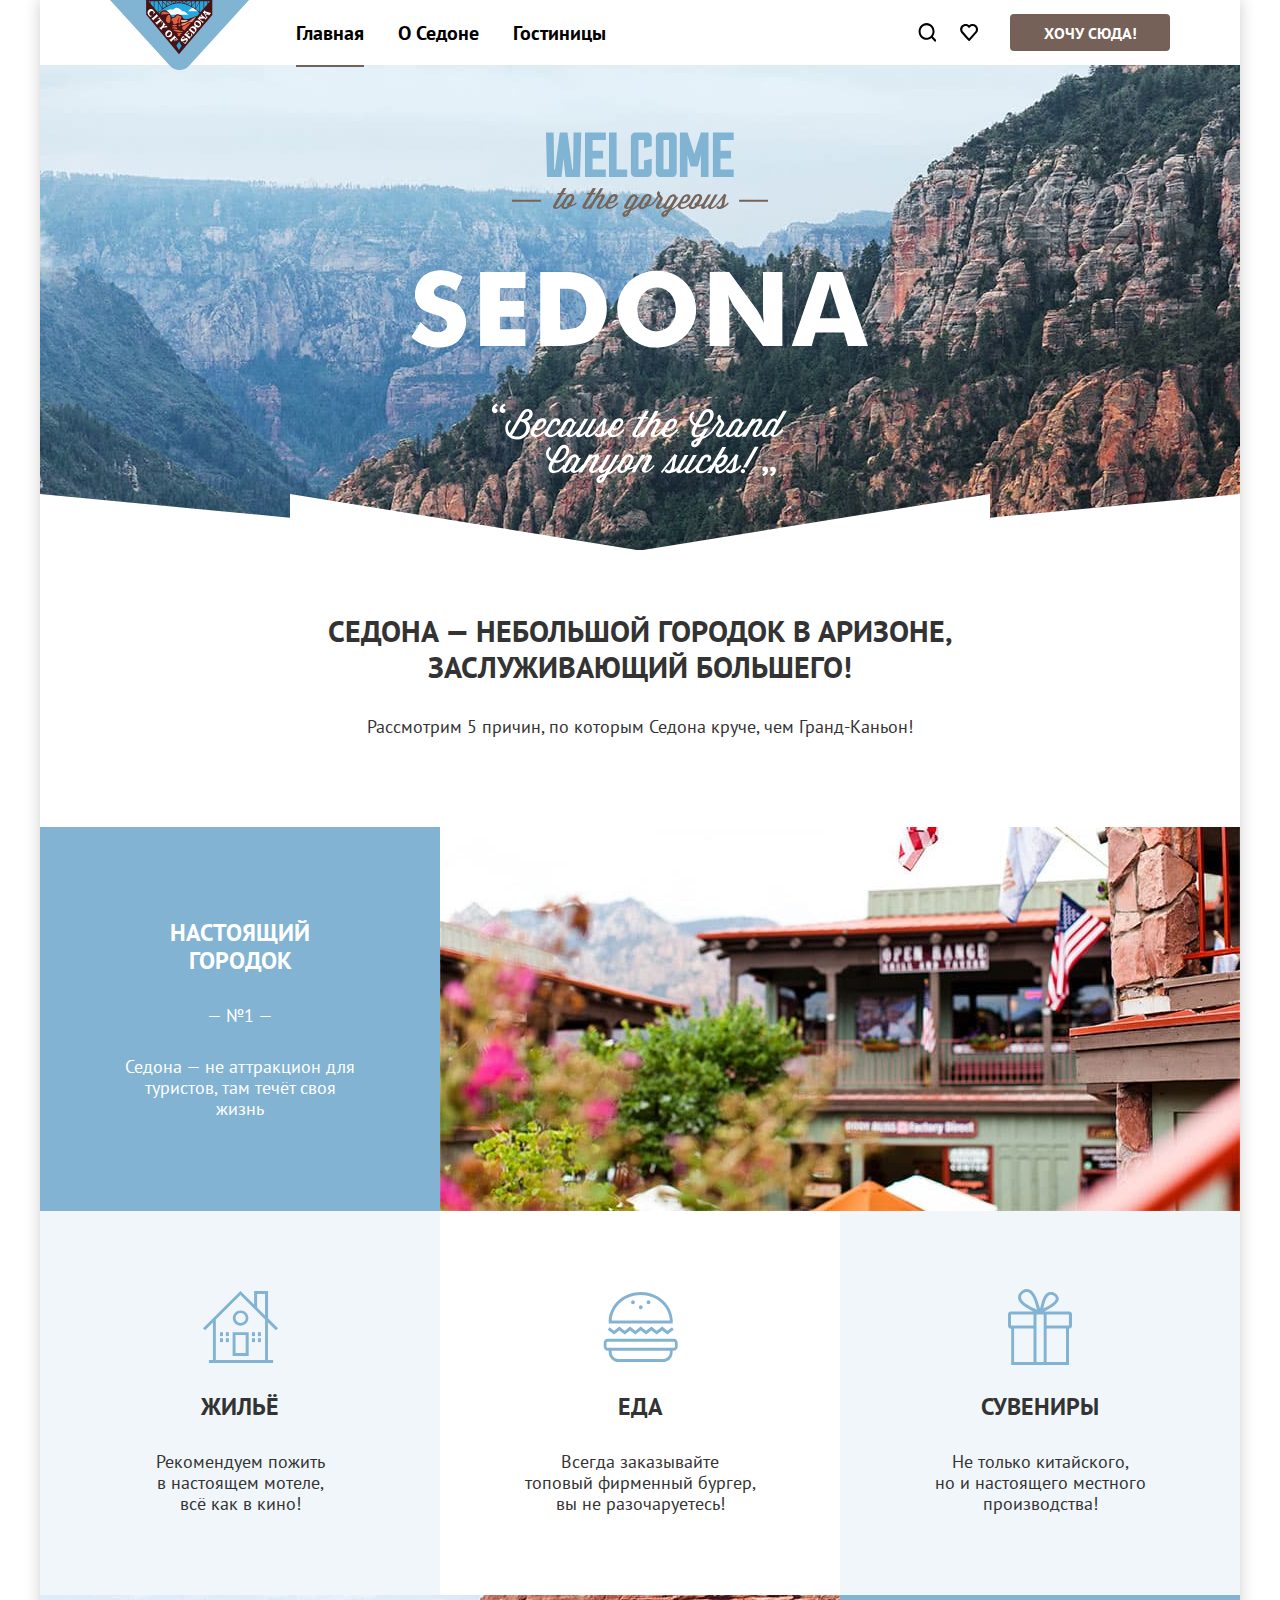
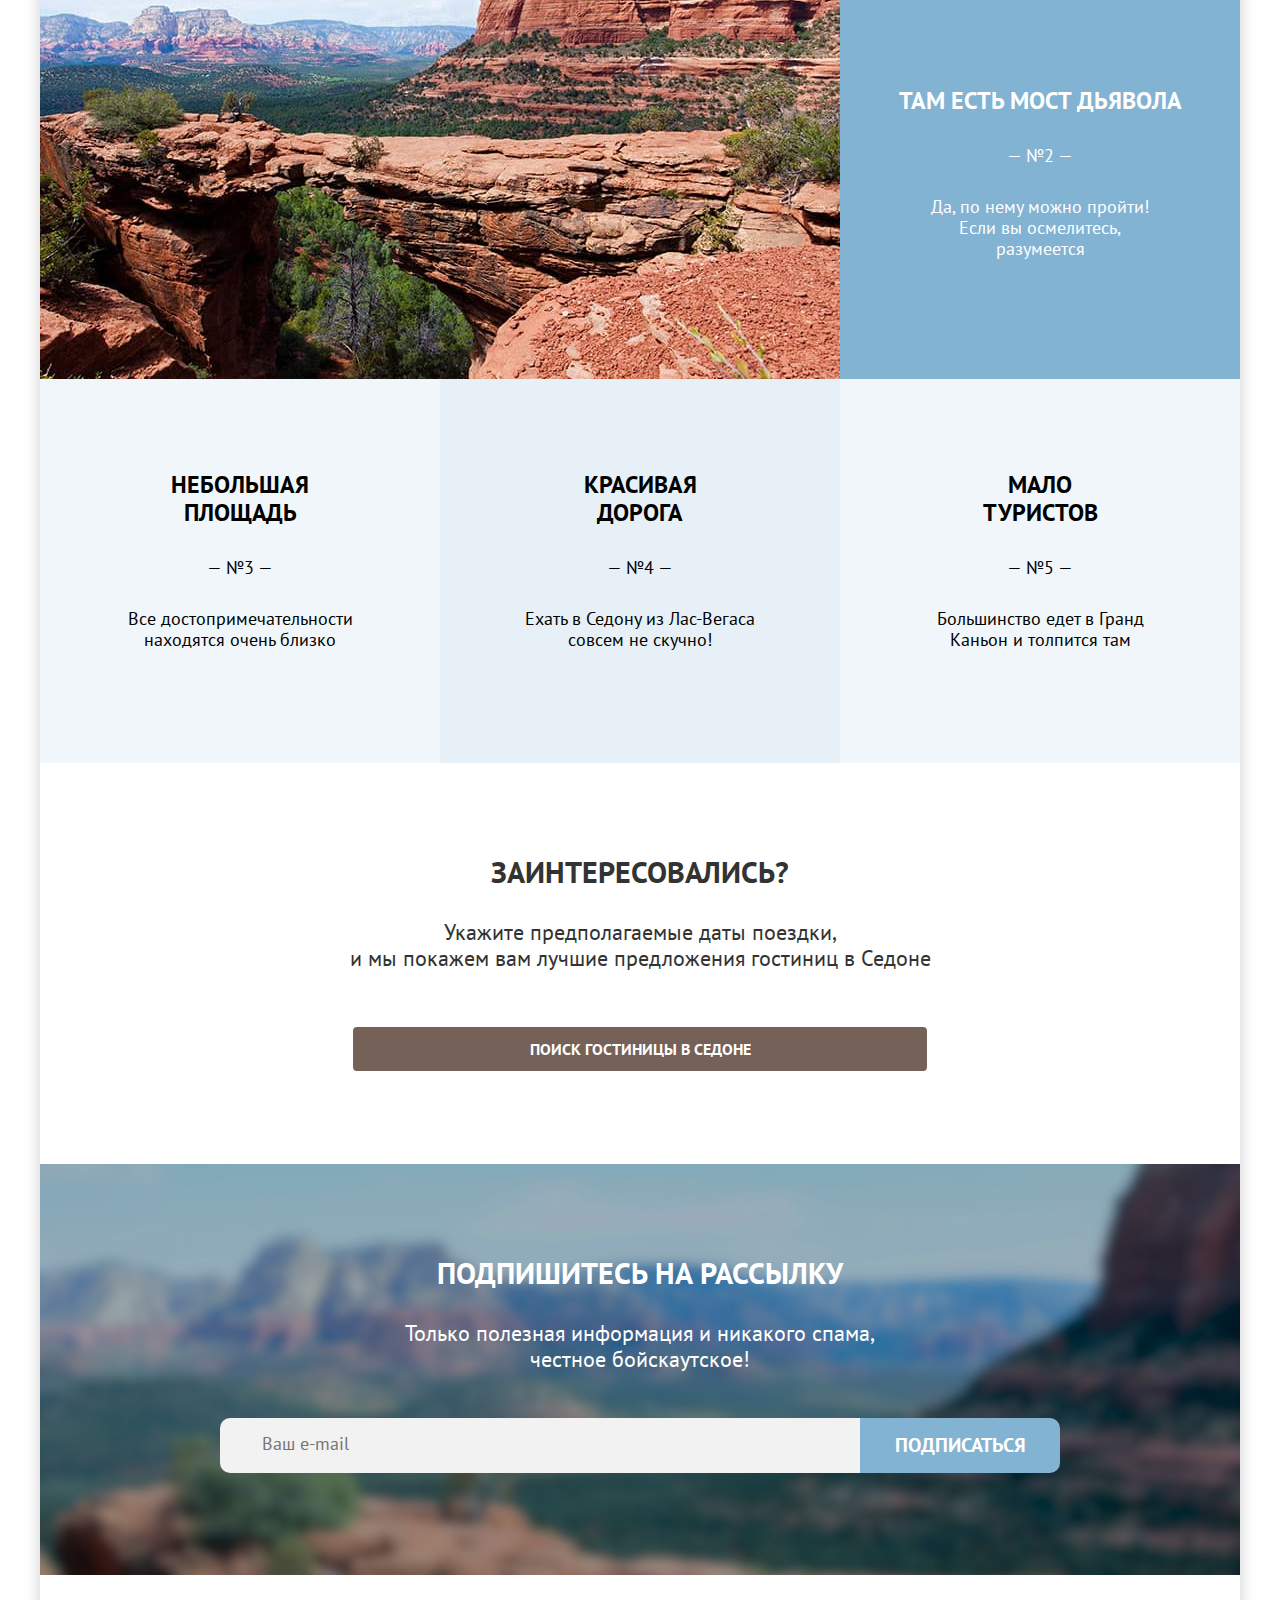
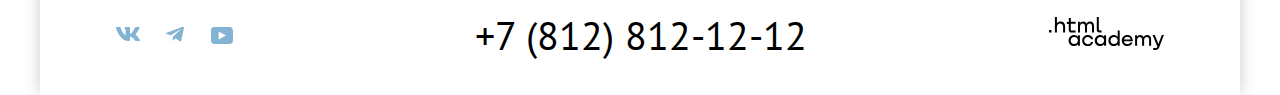
<file: index.html>
<!DOCTYPE html><!-- Седона -->
<html lang="ru">
<head>
  <meta charset="utf-8">
  <title>Седона</title>
  <link rel="stylesheet" href="styles/styles.css">
  <link rel="icon" type="image/icon" href="favicon.ico">
</head>

<body>
  <header class="page-header">
    <div class="page-header-container">
      <a class="page-header-logo-link" title="Ссылка не активна">
        <img class="page-header-logo-pic" src="images/page-header-logo.svg" width="139" height="70" alt="Логотип Седоны.">
      </a>
      <nav class="page-header-nav">
        <ul class="page-header-list page-header-nav-list">
          <li class="page-header-nav-item">
            <a class="page-header-link page-header-nav-link page-header-nav-link-current" title="Вы на странице">Главная</a>
          </li>
          <li class="page-header-nav-item">
            <a class="page-header-link page-header-nav-link" href="#">О Седоне</a>
          </li>
          <li class="page-header-nav-item">
            <a class="page-header-link page-header-nav-link" href="catalog.html">Гостиницы</a>
          </li>
        </ul>
      </nav>

      <nav class="page-header-user">
        <ul class="page-header-list page-header-user-list">
          <li class="page-header-user-item">
            <a class="page-header-user-link page-header-search" href="#" title="Поиск"></a>
          </li>
          <li class="page-header-user-item">
            <a class="page-header-user-link page-header-favorite" href="#" title="Добавить в избранное"></a>
          </li>
          <li class="page-header-user-item">
            <a class="page-header-nav-button button button-brown" href="#" title="Сделать заказ">Хочу сюда!</a>
          </li>
        </ul>
      </nav>
    </div>
  </header>

  <main class="main-index">
    <div class="page-container">
      <div class="welcome">
        <h1 class="visually-hidden">Welcome to the gorgeous Sedona, "Because the Grand Canyon sucks!"</h1>
      </div>

      <section class="reasons">
        <h2 class="reasons-title title">Седона — небольшой городок в Аризоне, <br>заслуживающий большего!</h2>
        <p class="reasons-text">Рассмотрим 5 причин, по которым Седона круче, чем Гранд-Каньон!</p>

        <ul class="reasons-list">
          <li class="reasons-item">
            <div class="reasons-item-box">
              <h3 class="reasons-item-box-title subtitle">Настоящий<br>городок</h3>
              <p class="reasons-item-number">— №1 —</p>
              <p class="reasons-item-text">Седона — не аттракцион для<br>туристов, там течёт своя<br>жизнь</p>
            </div>
            <img class="reasons-pic" src="images/reason-1.jpg" width="800" height="384" alt="Настоящий городок со своей жизнью.">
          </li>
          <li class="reasons-item house">
            <h3 class="reasons-item-title subtitle">Жильё</h3>
            <p class="reasons-item-text">Рекомендуем пожить<br>в настоящем мотеле,<br>всё как в кино!</p>
          </li>
          <li class="reasons-item food">
            <h3 class="reasons-item-title subtitle">Еда</h3>
            <p class="reasons-item-text">Всегда заказывайте<br>топовый фирменный бургер,<br>вы не разочаруетесь!</p>
          </li>
          <li class="reasons-item souvenirs">
            <h3 class="reasons-item-title subtitle">Сувениры</h3>
            <p class="reasons-item-text">Не только китайского,<br>но и настоящего местного<br>производства!</p>
          </li>

          <li class="reasons-item">
            <div class="reasons-item-box">
              <h3 class="reasons-item-box-title subtitle">Там есть мост дьявола</h3>  
              <p class="reasons-item-number">— №2 —</p>
              <p class="reasons-item-text">Да, по нему можно пройти!<br>Если вы осмелитесь,<br>разумеется</p>
            </div>
            <img class="reasons-pic" src="images/reason-2.jpg" width="800" height="384" alt="Фото моста дьавола.">
          </li>

          <li class="reasons-item reasons-item-box">
            <h3 class="reasons-item-box-title subtitle">Небольшая<br>площадь</h3>
            <p class="reasons-item-number">— №3 —</p>
            <p class="reasons-item-text">Все достопримечательности<br>находятся очень близко</p>
          </li>
          <li class="reasons-item reasons-item-box">
            <h3 class="reasons-item-box-title subtitle">Красивая<br>дорога</h3>
            <p class="reasons-item-number">— №4 —</p>
            <p class="reasons-item-text">Ехать в Седону из Лас-Вегаса<br>совсем не скучно!</p>
          </li>
          <li class="reasons-item reasons-item-box">
            <h3 class="reasons-item-box-title subtitle">Мало<br>туристов</h3>
            <p class="reasons-item-number">— №5 —</p>
            <p class="reasons-item-text">Большинство едет в Гранд<br>Каньон и толпится там</p>
          </li>
        </ul>
      </section>

      <section class="hotel-search">
        <h2 class="hotel-search-title title">Заинтересовались?</h2>
        <p class="hotel-search-text">Укажите предполагаемые даты поездки,<br>и мы покажем вам лучшие предложения гостиниц в Седоне</p>
        <a class="hotel-search-button button button-brown" href="catalog.html">ПОИСК ГОСТИНИЦЫ В седоне</a>
      </section>

      <section class="subscribe">
          <h2 class="subscribe-title title">Подпишитесь на рассылку</h2>
          <p class="subscribe-text">Только полезная информация и никакого спама,<br>честное бойскаутское!</p>
          <form class="subscribe-form" action="#" method="post">
            <label class="visually-hidden" for="subscribe-form">Подписаться на рассылку</label>
            <input class="subscribe-textfield" name="subscribe-form" type="email" placeholder="Ваш e-mail" required>
            
            <button class="subscribe-button" type="submit">Подписаться</button>
          </form>
      </section>
    </div>
  </main>

  <footer class="page-footer">
    <div class="page-footer-container">
      <section class="page-footer-social">
        <h2 class="visually-hidden">Соцсети</h2>
        <ul class="page-footer-socials-list">
          <li class="page-footer-socials-item">
            <a class="page-footer-socials-link vk" href="https://vk.com/htmlacademy"
               target="_blank" rel="noopener noreferrer nofollow" title="На страничку ВКОНТАКТЕ"></a>
          </li>
          <li class="page-footer-socials-item">
            <a class="page-footer-socials-link telegram" href="https://t.me/htmlacademy"
               target="_blank" rel="noopener noreferrer nofollow" title="На страничку Телеграм"></a>
          </li>
          <li class="page-footer-socials-item">
            <a class="page-footer-socials-link youtube" href="https://www.youtube.com/user/htmlacademyru"
               target="_blank" rel="noopener noreferrer nofollow" title="На страничку ЮТьюб"></a>
          </li>
        </ul>
      </section>

      <section class="page-footer-contacts">
        <h2 class="visually-hidden">Контактный номер телефона</h2>
        <address class="page-footer-contacts-phone">
          <a class="page-footer-phone" href="tel:+78128121212">+7 (812) 812-12-12</a>
        </address>
      </section>

      <section class="page-footer-academy">
        <h2 class="visually-hidden">Переход на сайт HTML Academy</h2>
        <a class="page-footer-academy-link" href="https://htmlacademy.ru/"
           target="_blank" rel="noopener noreferrer nofollow" title="Перейти на сайт HTML Academy">
          <svg width="115" height="33" fill="none" xmlns="http://www.w3.org/2000/svg">
            <path d="M0 12.9v2.6h2.5v-2.6H0Zm11.6-8.4c-1.6 0-2.8.7-3.6 1.7h-.1V0h-2v15.5h2v-5.3c0-2.1 1.3-3.6 3.3-3.6 1.8 0 2.9 1.4 2.9 3.2v5.7h2V9.4c.1-3-1.8-4.9-4.5-4.9Zm15 .3h-4.8V1.1h-2v3.8h-1.9v2h1.9v6c0 1.7 1 2.7 2.7 2.7h4.1v-2h-3.7c-.7 0-1.1-.4-1.1-1.1V6.8h4.8v-2Zm14.5-.2c-1.6 0-2.9.8-3.5 2.1h-.1c-.6-1.2-1.8-2.1-3.4-2.1-1.4 0-2.5.8-3.1 1.8h-.1V4.8H29v10.6h2V10c0-2 1-3.5 2.6-3.5 1.5 0 2.4 1 2.4 2.6v6.3h2V9.8c0-2.4 1.4-3.3 2.6-3.3 1.5 0 2.4 1 2.4 2.6v6.3h2V8.9c.1-2.5-1.4-4.3-3.9-4.3Zm6.7 8.1c0 1.7 1 2.7 2.8 2.7h2v-2h-1.7c-.7 0-1.1-.4-1.1-1.1V0h-2v12.7Zm-18.9 7c-.9-1.1-2.2-1.8-3.9-1.8-3.1 0-5.4 2.3-5.4 5.6s2.3 5.6 5.4 5.6c1.8 0 3-.8 3.8-1.9h.1v1.6h2V18.2h-2v1.5Zm-3.6 7.4c-2.2 0-3.6-1.6-3.6-3.6s1.4-3.6 3.6-3.6 3.6 1.6 3.6 3.6c0 1.9-1.4 3.6-3.6 3.6ZM44.2 22c-.5-2.4-2.6-4.1-5.4-4.1-3.4 0-5.6 2.5-5.6 5.6 0 3.1 2.2 5.6 5.6 5.6 2.8 0 4.9-1.8 5.4-4.2h-2.1c-.4 1.3-1.7 2.3-3.3 2.3-2.2 0-3.6-1.6-3.6-3.6s1.4-3.6 3.6-3.6c1.6 0 2.8 1 3.3 2.2h2.1V22Zm10.9-2.3c-.9-1.1-2.2-1.8-3.9-1.8-3.1 0-5.4 2.3-5.4 5.6s2.3 5.6 5.4 5.6c1.8 0 3-.8 3.8-1.9h.1v1.6h2V18.2h-2v1.5Zm-3.6 7.4c-2.2 0-3.6-1.6-3.6-3.6s1.4-3.6 3.6-3.6 3.6 1.6 3.6 3.6c0 1.9-1.5 3.6-3.6 3.6Zm17.2-7.3c-.9-1.1-2.2-1.9-3.9-1.9-3.1 0-5.4 2.3-5.4 5.6s2.2 5.6 5.4 5.6c1.7 0 3-.8 3.8-1.8h.1v1.5h2V13.4h-2v6.4Zm-3.6 7.3c-2.2 0-3.6-1.6-3.6-3.6s1.4-3.6 3.6-3.6 3.6 1.6 3.6 3.6c-.1 2-1.5 3.6-3.6 3.6Zm13.2-9.2c-3.3 0-5.5 2.5-5.5 5.6 0 3 2.1 5.6 5.5 5.6 2.5 0 4.5-1.3 5.2-3.6h-2.1c-.5 1-1.6 1.6-3 1.6-1.9 0-3.3-1.3-3.4-2.9h8.8c.2-3.6-2-6.3-5.5-6.3Zm0 1.9c1.7 0 3 1 3.3 2.6h-6.5c.3-1.5 1.5-2.6 3.2-2.6Zm19.9-1.9c-1.6 0-2.9.8-3.6 2h-.1c-.6-1.2-1.8-2-3.4-2-1.4 0-2.5.7-3.1 1.8v-1.5h-1.9v10.6h2v-5.4c0-2 1-3.4 2.6-3.5 1.5 0 2.4 1 2.4 2.6v6.3h2v-5.6c0-2.4 1.4-3.3 2.6-3.3 1.5 0 2.4 1 2.4 2.6v6.3h2v-6.5c.1-2.6-1.4-4.4-3.9-4.4Zm11.2 9.1-3.6-8.9h-2.2l4.8 11.6c-.3.9-.7 1.2-1.7 1.2h-2.5v2h2.5c1.8 0 2.8-.8 3.5-2.6l4.7-12.2h-2.1l-3.4 8.9Z" fill="#000"/>
          </svg>
        </a>
      </section>
    </div>
  </footer>
</body>

</html>
</file>
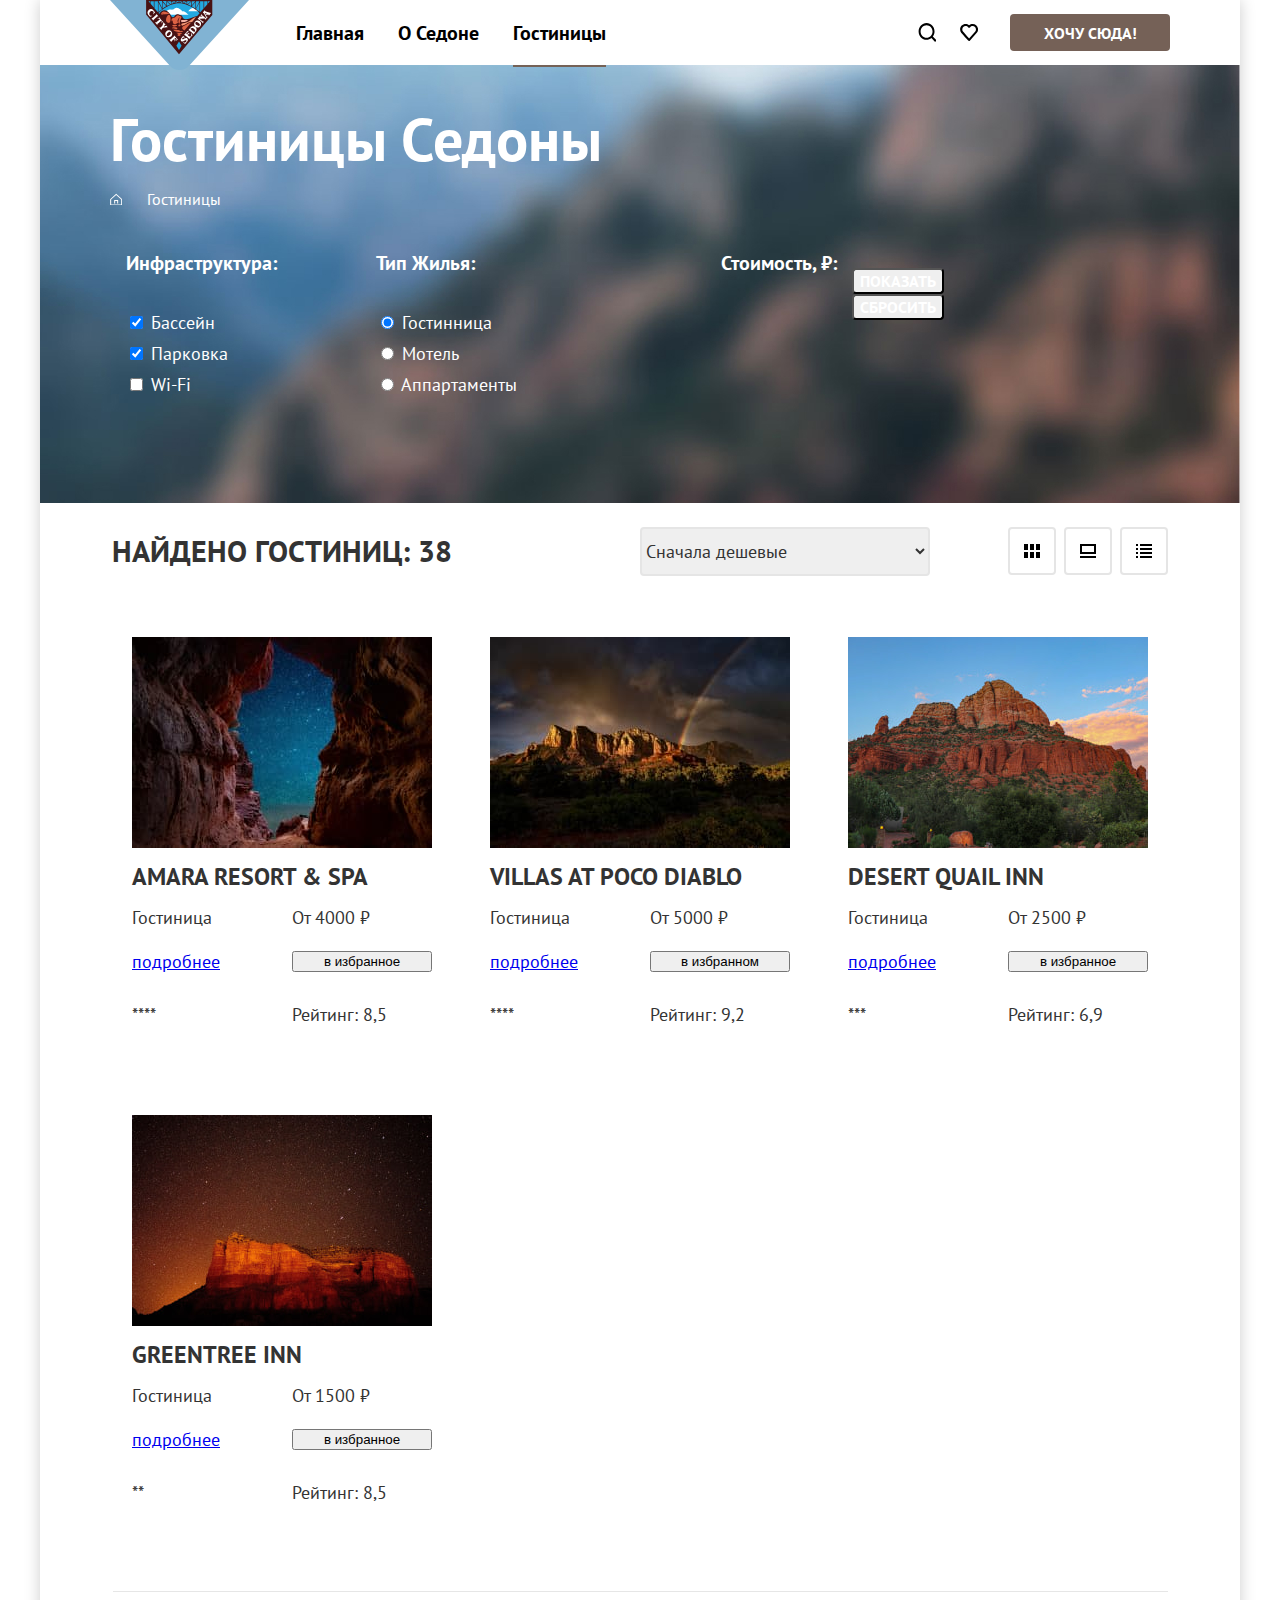
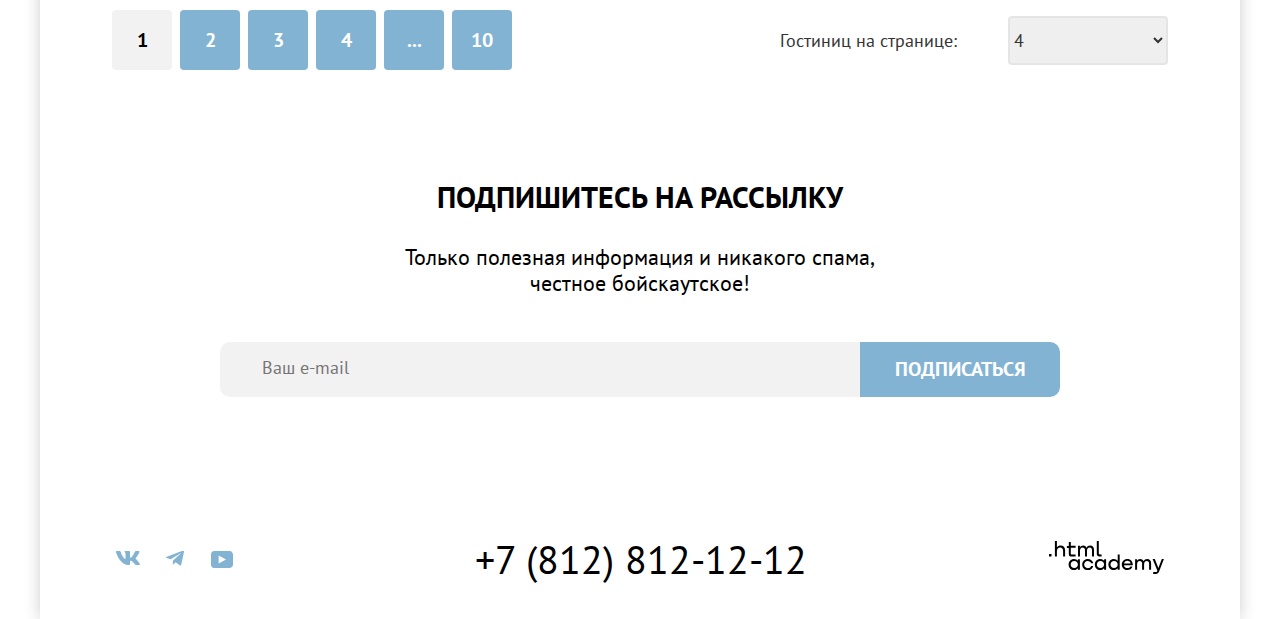
<file: catalog.html>
<!DOCTYPE html><!-- Седона / Каталог -->
<html lang="ru">
<head>
  <meta charset="utf-8">
  <title>Каталог • Седона</title>
  <link rel="stylesheet" href="styles/styles.css">
  <link rel="icon" type="image/icon" href="favicon.ico">
</head>

<body>
  <header class="page-header">
    <div class="page-header-container">
      <a class="page-header-logo-link" href="index.html" title="На главную страницу">
        <img class="page-header-logo-pic" src="images/page-header-logo.svg" width="139" height="70" alt="Логотип Седоны.">
      </a>
      <nav class="page-header-nav">
        <ul class="page-header-list page-header-nav-list">
          <li class="page-header-nav-item">
            <a class="page-header-link page-header-nav-link" href="index.html" title="На главную страницу">Главная</a>
          </li>
          <li class="page-header-nav-item">
            <a class="page-header-link page-header-nav-link" href="#">О Седоне</a>
          </li>
          <li class="page-header-nav-item">
            <a class="page-header-link page-header-nav-link page-header-nav-link-current" title="Вы на странице">Гостиницы</a>
          </li>
        </ul>
      </nav>

      <nav class="page-header-user">
        <ul class="page-header-list page-header-user-list">
          <li class="page-header-user-item">
            <a class="page-header-user-link page-header-search" href="#" title="Поиск"></a>
          </li>
          <li class="page-header-user-item">
            <a class="page-header-user-link page-header-favorite" href="#" title="Добавить в избранное"></a>
          </li>
          <li class="page-header-user-item">
            <a class="page-header-nav-button button button-brown" href="#" title="Сделать заказ">Хочу сюда!</a>
          </li>
        </ul>
      </nav>
    </div>
  </header>

  <main class="main-inner">
    <div class="header-and-filter-container">
      <div class="header-container">
        <header class="inner-header">
          <div class="inner-header-container">
            <h1 class="inner-header-title title-main">Гостиницы Седоны</h1>
            <ol class="breadcrumbs">
              <li class="breadcrumbs-item">
                <a class="breadcrumbs-link breadcrumbs-home-link" href="index.html" title="На главную страницу"></a>
              </li>
              <li class="breadcrumbs-item">
                <a class="breadcrumbs-link" title="Вы на странице">Гостиницы</a>
              </li>
            </ol>
          </div>
        </header>
      </div>

      <div class="filter">
        <h2 class="visually-hidden">Список отелей с фильтрами</h2>
        <div class="filter-form-container">
          <form class="filter-form" action="https://echo.htmlacademy.ru/">
            <fieldset class="filter-form-group">
              <legend class="filter-form-title">Инфраструктура:</legend>
              <label class="control">
                <p class="control-input-container">
                  <input class="control-input" type="checkbox" name="pool" checked>
                  Бассейн
                </p>

                <p class="control-input-container">
                  <input class="control-input" type="checkbox" name="parking" checked>
                  Парковка
                </p>

                <p class="control-input-container">
                  <input class="control-input" type="checkbox" name="wifi">
                  Wi-Fi
                </p>

              </label>
            </fieldset>

            <fieldset class="filter-form-group">
              <legend class="filter-form-title">Тип жилья:</legend>
              <label class="control">
                <p class="control-input-container">
                  <input class="control-input" type="radio" name="product-group" checked>
                Гостинница
                </p>

                <p class="control-input-container">
                  <input class="control-input" type="radio" name="product-group">
                Мотель
                </p>

                <p class="control-input-container">
                  <input class="control-input" type="radio" name="product-group">
                Аппартаменты
                </p>
              </label>
            </fieldset>

            <fieldset class="filter-form-group">
              <legend class="filter-form-title">Стоимость, ₽:</legend>
            </fieldset>

            <p class="control-input-buttons-container">
              <button class="control-input-button button" type="submit">Показать</button>
              <button class="control-input-button button" type="reset">Сбросить</button>
            </p>
          </form>
        </div>
      </div>
    </div>

    <div class="filter-form-sort">
      <p class="filter-form-sort-text title">Найдено гостиниц: 38</p>

      <select class="select-control filter-form-select" aria-label="Сортировка">
        <option value="cheap">Сначала дешевые</option>
        <option value="expensive">Сначала дорогие</option>
        <option value="popular">Сначала популярные</option>
      </select>

      <ul class="filter-form-sort-list">
        <li class="filter-form-sort-item">
          <button class="filter-form-sort-button table button-black-border" href="#"><!-- button-black-border - ВОЗМОЖНО изменить название класса-->
            <span class="visually-hidden">Показать карточки</span>
          </button>
        </li>
        <li class="filter-form-sort-item">
          <button class="filter-form-sort-button slideshow" href="#">
            <span class="visually-hidden">Показать слайдшоу</span>
          </button>
        </li>
        <li class="filter-form-sort-item">
          <button class="filter-form-sort-button list" href="#">
            <span class="visually-hidden">Показать список</span>
          </button>
        </li>
      </ul>
    </div>

      <ul class="product-list">
        <li class="product-card">
          <img class="product-card-image" width="300" height="211" src="images/hotel-1.jpg" alt="Amara Resort & Spa.">
          <h3 class="product-card-title subtitle">Amara Resort & Spa</h3>
          
          <p class="product-type">Гостиница</p>
          <b class="product-price">От 4000 ₽</b>

          <a class="product-card-link" href="#">подробнее</a>
          <button class="product-card-button">в избранное</button>

          <div class="product-card-rating-stars">****</div><!-- заполнить позже -->
          <p class="product-card-rating-data">Рейтинг: 8,5</p>
        </li>

        <li class="product-card">
          <img class="product-card-image" width="300" height="211" src="images/hotel-2.jpg" alt="Villas at Poco Diablo.">
          
          <h3 class="product-card-title subtitle">Villas at Poco Diablo</h3>
          
          <p class="product-type">Гостиница</p>
          <b class="product-price">От 5000 ₽</b>

          <a class="product-card-link" href="#">подробнее</a>
          <!-- <button class="product-card-button">в избранное</button> -->
          <button class="product-card-button button-faved">в избранном</button>

          <span class="product-card-rating-stars">****</span><!-- заполнить позже -->
          <p class="product-card-rating-data">Рейтинг: 9,2</p>
        </li>

        <li class="product-card">
          <img class="product-card-image" width="300" height="211" src="images/hotel-3.jpg" alt="Desert Quail Inn."><!-- заполнить src и alt -->
          
          <h3 class="product-card-title subtitle">Desert Quail Inn</h3>
          
          <p class="product-type">Гостиница</p>
          <b class="product-price">От 2500 ₽</b>

          <a class="product-card-link" href="#">подробнее</a>
          <button class="product-card-button">в избранное</button>

          <span class="product-card-rating-stars">***</span><!-- заполнить позже -->
          <p class="product-card-rating-data">Рейтинг: 6,9</p>
        </li>

        <li class="product-card">
          <img class="product-card-image" width="300" height="211" src="images/hotel-4.jpg" alt="GreenTree Inn."><!-- заполнить src и alt -->
          
          <h3 class="product-card-title subtitle">GreenTree Inn</h3>
          
          <p class="product-type">Гостиница</p>
          <b class="product-price">От 1500 ₽</b>

          <a class="product-card-link" href="#">подробнее</a>
          <button class="product-card-button">в избранное</button>

          <span class="product-card-rating-stars">**</span><!-- заполнить позже -->
          <p class="product-card-rating-data">Рейтинг: 8,5</p>
        </li>
      </ul>
      <hr class="section-line">
      <div class="pagination-container">
        <ul class="pagination">
          <li class="pagnation-item">
            <a class="pagination-link pagination-link-current" >1</a>
          </li>
          <li class="pagnation-item">
            <a class="pagination-link" href="#">2</a>
          </li>
          <li class="pagnation-item">
            <a class="pagination-link" href="#">3</a>
          </li>
          <li class="pagnation-item">
            <a class="pagination-link" href="#">4</a>
          </li>
          <li class="pagnation-item">
            <a class="pagination-link">...</a><!-- доделать точки -->
          </li>
          <li class="pagnation-item">
            <a class="pagination-link" href="#">10</a>
          </li>
        </ul>

        <p class="hotels-on-page">Гостиниц на странице:</p>
        <select class="select-control pagination-select" aria-label="Количество товаров на странице">
          <option value="4">4</option>
          <option value="9">9</option>
          <option value="12">12</option>
        </select>
      </div>

    <section class="subscribe catalog-subscribe">
      <h2 class="subscribe-title title">Подпишитесь на рассылку</h2>
      <p class="subscribe-text">Только полезная информация и никакого спама,<br>честное бойскаутское!</p>
      <div class="catalog-subscribe-form-container">
      <form class="subscribe-form catalog-subscribe-form" action="#" method="post">
        <label class="visually-hidden" for="subscribe-form">Подписаться на рассылку</label>
        <input class="subscribe-textfield catalog-subscribe-textfield" type="email" name="subscribe-form" placeholder="Ваш e-mail" required>

        <button class="subscribe-button" type="submit">Подписаться</button>
      </form>
      </div>
    </section>
  </main>

  <footer class="page-footer">
    <div class="page-footer-container">
      <section class="page-footer-social">
        <h2 class="visually-hidden">Соцсети</h2>
        <ul class="page-footer-socials-list">
          <li class="page-footer-socials-item">
            <a class="page-footer-socials-link vk" href="https://vk.com/htmlacademy"
               target="_blank" rel="noopener noreferrer nofollow" title="На страничку ВКОНТАКТЕ"></a>
          </li>
          <li class="page-footer-socials-item">
            <a class="page-footer-socials-link telegram" href="https://t.me/htmlacademy"
               target="_blank" rel="noopener noreferrer nofollow" title="На страничку Телеграм"></a>
          </li>
          <li class="page-footer-socials-item">
            <a class="page-footer-socials-link youtube" href="https://www.youtube.com/user/htmlacademyru"
               target="_blank" rel="noopener noreferrer nofollow" title="На страничку ЮТьюб"></a>
          </li>
        </ul>
      </section>

      <section class="page-footer-contacts">
        <h2 class="visually-hidden">Контактный номер телефона</h2>
        <address class="page-footer-contacts-phone">
          <a class="page-footer-phone" href="tel:+78128121212">+7 (812) 812-12-12</a>
        </address>
      </section>

      <section class="page-footer-academy">
        <h2 class="visually-hidden">Переход на сайт HTML Academy</h2>
        <a class="page-footer-academy-link" href="https://htmlacademy.ru/"
           target="_blank" rel="noopener noreferrer nofollow" title="Перейти на сайт HTML Academy">
          <svg width="115" height="33" fill="none" xmlns="http://www.w3.org/2000/svg">
            <path d="M0 12.9v2.6h2.5v-2.6H0Zm11.6-8.4c-1.6 0-2.8.7-3.6 1.7h-.1V0h-2v15.5h2v-5.3c0-2.1 1.3-3.6 3.3-3.6 1.8 0 2.9 1.4 2.9 3.2v5.7h2V9.4c.1-3-1.8-4.9-4.5-4.9Zm15 .3h-4.8V1.1h-2v3.8h-1.9v2h1.9v6c0 1.7 1 2.7 2.7 2.7h4.1v-2h-3.7c-.7 0-1.1-.4-1.1-1.1V6.8h4.8v-2Zm14.5-.2c-1.6 0-2.9.8-3.5 2.1h-.1c-.6-1.2-1.8-2.1-3.4-2.1-1.4 0-2.5.8-3.1 1.8h-.1V4.8H29v10.6h2V10c0-2 1-3.5 2.6-3.5 1.5 0 2.4 1 2.4 2.6v6.3h2V9.8c0-2.4 1.4-3.3 2.6-3.3 1.5 0 2.4 1 2.4 2.6v6.3h2V8.9c.1-2.5-1.4-4.3-3.9-4.3Zm6.7 8.1c0 1.7 1 2.7 2.8 2.7h2v-2h-1.7c-.7 0-1.1-.4-1.1-1.1V0h-2v12.7Zm-18.9 7c-.9-1.1-2.2-1.8-3.9-1.8-3.1 0-5.4 2.3-5.4 5.6s2.3 5.6 5.4 5.6c1.8 0 3-.8 3.8-1.9h.1v1.6h2V18.2h-2v1.5Zm-3.6 7.4c-2.2 0-3.6-1.6-3.6-3.6s1.4-3.6 3.6-3.6 3.6 1.6 3.6 3.6c0 1.9-1.4 3.6-3.6 3.6ZM44.2 22c-.5-2.4-2.6-4.1-5.4-4.1-3.4 0-5.6 2.5-5.6 5.6 0 3.1 2.2 5.6 5.6 5.6 2.8 0 4.9-1.8 5.4-4.2h-2.1c-.4 1.3-1.7 2.3-3.3 2.3-2.2 0-3.6-1.6-3.6-3.6s1.4-3.6 3.6-3.6c1.6 0 2.8 1 3.3 2.2h2.1V22Zm10.9-2.3c-.9-1.1-2.2-1.8-3.9-1.8-3.1 0-5.4 2.3-5.4 5.6s2.3 5.6 5.4 5.6c1.8 0 3-.8 3.8-1.9h.1v1.6h2V18.2h-2v1.5Zm-3.6 7.4c-2.2 0-3.6-1.6-3.6-3.6s1.4-3.6 3.6-3.6 3.6 1.6 3.6 3.6c0 1.9-1.5 3.6-3.6 3.6Zm17.2-7.3c-.9-1.1-2.2-1.9-3.9-1.9-3.1 0-5.4 2.3-5.4 5.6s2.2 5.6 5.4 5.6c1.7 0 3-.8 3.8-1.8h.1v1.5h2V13.4h-2v6.4Zm-3.6 7.3c-2.2 0-3.6-1.6-3.6-3.6s1.4-3.6 3.6-3.6 3.6 1.6 3.6 3.6c-.1 2-1.5 3.6-3.6 3.6Zm13.2-9.2c-3.3 0-5.5 2.5-5.5 5.6 0 3 2.1 5.6 5.5 5.6 2.5 0 4.5-1.3 5.2-3.6h-2.1c-.5 1-1.6 1.6-3 1.6-1.9 0-3.3-1.3-3.4-2.9h8.8c.2-3.6-2-6.3-5.5-6.3Zm0 1.9c1.7 0 3 1 3.3 2.6h-6.5c.3-1.5 1.5-2.6 3.2-2.6Zm19.9-1.9c-1.6 0-2.9.8-3.6 2h-.1c-.6-1.2-1.8-2-3.4-2-1.4 0-2.5.7-3.1 1.8v-1.5h-1.9v10.6h2v-5.4c0-2 1-3.4 2.6-3.5 1.5 0 2.4 1 2.4 2.6v6.3h2v-5.6c0-2.4 1.4-3.3 2.6-3.3 1.5 0 2.4 1 2.4 2.6v6.3h2v-6.5c.1-2.6-1.4-4.4-3.9-4.4Zm11.2 9.1-3.6-8.9h-2.2l4.8 11.6c-.3.9-.7 1.2-1.7 1.2h-2.5v2h2.5c1.8 0 2.8-.8 3.5-2.6l4.7-12.2h-2.1l-3.4 8.9Z" fill="#000"/>
          </svg>
        </a>
      </section>
    </div>
  </footer>
</body>
</html>
</file>
<file: styles/styles.css>
@font-face {
	font-family: "PT Sans";
	font-style: normal;
	font-weight: 400;
	src: url("../fonts/ptsans-400.woff2") format("woff2");
	font-display: swap;
}

@font-face {
	font-family: "PT Sans";
	font-style: normal;
	font-weight: 700;
	src: url("../fonts/ptsans-700.woff2") format("woff2");
	font-display: swap;
}

body {
	font-family: "PT Sans", sans-serif;
	font-size: 18px;
	line-height: 21px;
	color: #333333;
	font-style: normal;
	font-weight: 400;
	margin: 0 auto;
	padding: 0;
	background-color: #ffffff;
	width: 1200px;
	box-shadow: 0px 0px 15px rgba(0, 0, 0, 0.2);
}

.visually-hidden {
  position: absolute;
  width: 1px;
  height: 1px;
  margin: -1px;
  border: 0;
  padding: 0;
  white-space: nowrap;
  clip-path: inset(100%);
  clip: rect(0 0 0 0);
  overflow: hidden;
}

/* titles */
.title-main {
	font-size: 60px;
	line-height: 78px;
}

.title {
	font-size: 30px;
	line-height: 36px;
	text-transform: uppercase;
	font-weight: 700;
}

.subtitle {
	font-size: 24px;
	line-height: 28px;
	text-transform: uppercase;
}

/* buttons */
.button {
	font-family: 'PT Sans';
	font-style: normal;
	font-weight: 700;
	font-size: 16px;
	line-height: 20px;
	/*width: 130px;*/
	text-align: center;
	text-transform: uppercase;
	text-decoration: none;
	border-radius: 4px;
	color: #ffffff;
}

.button-brown {
	background-color: #756157;
}

.button-brown:hover,
.button-brown:focus {
	background-color: #615048;
}

.button-brown:active {
	background-color: #756157;
	color: rgba(255, 255, 255, 0.3);
}

/* header */
.page-header {
	width: inherit;
	height: 65px;
	margin: 0 auto;
}

.page-container {
	margin: 0 auto;
}

.page-header-container {
	width: 1060px;
	margin: 0 auto;
	display: flex;
}

.page-header-list {
	display: flex;
	align-items: center;
	list-style-type: none;
	margin: 0;
	padding: 0;
	height: 65px;
}

.page-header-nav-list {
	width: 420px; /* с рассчётом на ещё один пункт меню */
}

.page-header-nav-item:not(:nth-of-type(1)) {
	margin-left: 34px;
}

.page-header-nav-item:first-of-type {
	margin-left: 47px;
}

.page-header-nav-link {
	font-family: 'PT Sans', sans-serif;
	font-style: normal;
	font-weight: 700;
	font-size: 20px;
	line-height: 26px;
	color: #000000;
	text-decoration: none;
}

.page-header-nav-link-current {
	padding-bottom: 19px;
	border-bottom: 2px solid #756257;
}

.page-header-user {
	width: 320px; /* с рассчётом на ещё одну иконку */
	display: flex;
	justify-content: flex-end;
	margin-left: auto;
}

.page-header-search {
	display: block;
	width: 18.1px;
	height: 18.1px;
	background: url('../images/icons/user-search.svg') no-repeat center left;
	margin: 0 23.5px 0px 0;
}

.page-header-favorite {
	display: block;
	width: 18.05px;
	height: 17px;
	background: url('../images/icons/user-favorite.svg') no-repeat center left;
	margin: 0 32px 0px 0;
}

.page-header-nav-button {
	display: block;
	padding: 9px 0 8px;
	width: 160px;
}

/* main */
.main-index {
	text-align: center;
}
.page-container {
	width: inherit;
	margin: 0 auto;
}

.welcome {
	width: inherit;
	height: 485px;
	background:
		url('../images/welcome-background-mask.svg') no-repeat center bottom -0.5px,
		url('../images/welcome.svg') no-repeat center,
		url('../images/welcome-background.jpg');
	margin: 0 auto;
}

/* reasons */
.reasons {
	background-color: #ffffff;
}

.reasons-title {
	margin: 63px 0 31px;
}

.reasons-text {
	margin: 0 0 90px;
}

.reasons-list {
	list-style-type: none;
	margin: 0;
	padding: 0;
	display: flex;
	flex-wrap: wrap;
}

.reasons-item {
	width: 400px;
	height: 384px;
}

.reasons-item:first-of-type {
	width: 1200px;
	display: flex;	
}

.reasons-item:nth-of-type(5) {
	width: 1200px;
	display: flex;
	flex-direction: row-reverse;
}

.reasons-item:nth-of-type(6) {
	color: #000;
	background-color: rgba(131, 179, 211, 0.12);
}

.reasons-item:nth-of-type(7) {
	color: #000;
	background-color: rgba(131, 179, 211, 0.2);
}

.reasons-item:nth-of-type(8) {
	color: #000;
	background-color: rgba(131, 179, 211, 0.12);
}

.reasons-item-title {
	margin: 182px 0 30px;	
}

.reasons-item-text {
	margin: 0;
}

.reasons-item-box {
	width: 400px;
	color: #ffffff;
	background-color: #82B3D3;
}

.reasons-item-box-title {
	margin: 92px 0 30px;
}

.reasons-item-number {
	margin: 0 0 30px;
}

.house {
	background:
	url('../images/icons/reasons-house.svg') no-repeat center top 80px,
	rgba(131, 179, 211, 0.12);
}

.food {
	background:
	url('../images/icons/reasons-food.svg') no-repeat center top 81px,
	rgb(255, 255, 255);
}

.souvenirs {
	background:
	url('../images/icons/reasons-gift.svg') no-repeat center top 78px,
	rgba(131, 179, 211, 0.12);
}

/* hotel-search */
.hotel-search {
	width: inherit;
	background-color: #ffffff;
}

.hotel-search-title {
	margin: 91px 0 29px;
}

.hotel-search-text {
	font-size: 22px;
	line-height: 26px;
	margin: 0 0 56px;
}

.hotel-search-button {
	display: block;
	width: 544px;
	padding: 12px 15px;
	margin: 0 auto 93px;
}

/* subscribe */

.subscribe {
	background:
		url('../images/subscribe-background.jpg'),
		rgb(63, 94, 114);

	width: inherit;
	height: 411px;
	color: #ffffff;
}

.subscribe-title {
	padding: 91px 0 0;
	margin: 0 0 29px;
}

.subscribe-text {
	font-size: 22px;
	line-height: 26px;
	margin: 0 0 46px;
}

.subscribe-form {
	display: flex;
	justify-content: center;
	align-items: center;
	margin: 0;
}

.subscribe-textfield {
	width: 600px;
	background: #F2F2F2;
	border-radius: 10px 0px 0px 10px;
	padding: 20px;
	border: none;
}

.subscribe-textfield::placeholder {
	font-family: 'PT Sans';
	font-style: normal;
	font-weight: 400;
	font-size: 18px;
	line-height: 21px;
	padding-top: 20px;
	padding-bottom: 19px;
	padding-left: 22px;
}

.subscribe-button {
	width: 200px;	
	font-family: 'PT Sans';
	font-style: normal;
	font-weight: 700;
	font-size: 20px;
	line-height: 35px;
	border-radius: 0px 10px 10px 0px;
	text-transform: uppercase;
	color: #ffffff;
	background: #82B3D3;
	padding: 10px 15px;
	border: none;
	cursor: pointer;
}

/* footer */
.page-footer {
	width: inherit;
	height: 120px;
	margin: 0 auto;
}

.page-footer-container {
	width: 1048.33px;
	height: inherit;
	margin: 0 auto;
	display: flex;
	justify-content: space-between;
	align-items: center;
}

.page-footer-socials-list {
	display: flex;
	list-style-type: none;
	margin: 0;
	padding: 0;
}

.vk {
	display: block;
	background: url('../images/icons/vk.svg') no-repeat center left;
	width: 24px;
	height: 14px;
	margin-right: 26.33px;
}

.telegram {
	display: block;
	background: url('../images/icons/telegram.svg') no-repeat center left;
	width: 18px;
	height: 15.1px;
	margin-right: 27.33px;
}

.youtube {
	display: block;
	background: url('../images/icons/youtube.svg') no-repeat center left;
	width: 22px;
	height: 17px;
}

.page-footer-phone {
	font-family: 'PT Sans';
	font-style: normal;
	font-weight: 400;
	font-size: 40px;
	line-height: 40px;
	text-decoration: none;
	color: #000000;
}

.page-footer-phone:hover,
.page-footer-phone:focus {
	color: #756157;
}

.page-footer-phone:active {
	color: rgba(117, 97, 87, 0.3);
}

/* catalog */
.main-inner {
	margin: 0 auto;
}

.header-and-filter-container {
	height: 403px;
	color: #ffffff;
	background:
		url('../images/inner-header.jpg') center no-repeat,
		rgb(63, 94, 114);
	padding: 35px 70px 0;
}

/*.inner-header {}

.inner-header-container {}*/

.inner-header-title {
	margin: 0;
	padding: 0 0 10px;
}

/* breadcrumbs */

.breadcrumbs {
	display: flex;
	list-style-type: none;
	align-items: center;
	margin: 0 0 40px;
	padding: 0;
}

.breadcrumbs-item:not(:first-of-type) {
	margin-left: 25.11px;
}

.breadcrumbs-link {
	font-family: inherit;
	font-weight: 400;
	font-size: 16px;
	line-height: 21px;
	color: #ffffff;
	text-decoration: none;
}

.breadcrumbs-home-link {
	display: block;
	width: 12px;
	height: 11.9px;
	background: url('../images/icons/breadcrumbs-home.svg');
}

/* filter */

.filter-form-sort {
	padding: 0 72px 0;
	display: flex;
	align-items: center;
}

.select-control {
	font-family: "PT Sans", sans-serif;
	font-size: 18px;
	line-height: 21px;
	color: #333333;
	font-style: normal;
	font-weight: 400;
	height: 49px;
	border: 2px solid #E5E5E5;
	border-radius: 4px;
	cursor: pointer;
}

.filter-form-select {
	width: 290px;
	margin-left: auto;
}

.select-control:hover {
	border-color: #68A2CA;
}

.select-control:focus {
	border-color: #68A2CA;
}

.select-control:active {
	border-color: #3F5E72;
}

.select-control:disabled {
	color: rgba(0, 0, 0, 0.3);
	border-color: rgba(0, 0, 0, 0.3);
}

.filter-form-sort-list {
	display: flex;
	list-style-type: none;
	padding: 0;
	margin: 0 0 0 78px;
}

.filter-form-sort-item:not(:first-of-type) {
	margin-left: 8px;
}

.filter-form-sort-button {
	display: block;
	width: 48px;
	height: 48px;
	border-style: solid;
	border-color: #E5E5E5;
	border-width: 2px;
	border-radius: 4px;
	margin: 0;
	padding: 0;
	cursor: pointer;
}

.filter-form-sort-button:hover {
	border-color: #000000;
}

.filter-form-sort-button:focus {
	border-color: #68A2CA;
}

.filter-form-sort-button:active {
	border-color: #000000;
}

.table {
	background:
		url('../images/icons/view-table.svg') center no-repeat,
		rgb(255, 255, 255);
}

.slideshow {
	background:
		url('../images/icons/view-slideshow.svg') center no-repeat,
		rgb(255, 255, 255);
}

.list {
	background:
		url('../images/icons/view-list.svg') center no-repeat,
		rgb(255, 255, 255);
}

/* product-card */

.product-list {
	display: flex;
	flex-wrap: wrap;
	list-style-type: none;
	padding: 0 72px;
	/*border-bottom: 1px solid #E6E6E6;*/
}

.product-card {
	width: 300px;
	height: 438px;
	padding: 20px;
	display: grid;
	gap: 16px 20px;
	grid-template-columns: 140px 140px;
	grid-template-rows: 210px 28px 20px 37px 37px;
	grid-template-areas:
		"pic pic"
		"title title"
		"type price"
		"card-link card-button"
		"stars data";
}

.product-card:not(:first-of-type):not(:nth-of-type(4)) {
	margin-left: 18px;
}

.product-card-image {
	grid-area: pic;
}

.product-card-title {
	grid-area: title;
	margin: 0;
}

.product-type {
	grid-area: type;
	align-self: center;
}

.product-price {
	grid-area: price;
	align-self: center;
	font-weight: 400;
}

.product-card-link {
	grid-area: card-link;
	align-self: center;
}

.product-card-button {
	grid-area: card-button;
	align-self: center;
}

.product-card-rating-stars {
	grid-area: stars;
	align-self: center;
}

.product-card-rating-data {
	grid-area: data;
	align-self: center;
}

.section-line {
	width: 1055px;
	margin: 0 auto;
	border: none;
	border-top: 1px solid #E6E6E6;
}

/* pagination */
.pagination-container {
	display: flex;
	padding: 0 72px;
	align-items: center;
}

.pagination {
	display: flex;
	list-style-type: none;
	padding: 0;
}

.pagnation-item {}

.pagnation-item:not(:first-of-type) {
	margin-left: 8px;
}

.pagination-link {
	display: block;
	width: 60px;
	height: 60px;
	background-color: #82B3D3;
	border-radius: 4px;
	text-align: center;
	vertical-align: middle;
	font-family: 'PT Sans';
	font-style: normal;
	font-weight: 700;
	font-size: 20px;
	line-height: 60px;
	color: #ffffff;
	text-decoration: none;
}

.pagination-link:active {
	color: rgba(255, 255, 255, 0.3);
}

.pagination-link-current {
	color: #000000;
	background: #F2F2F2;
}

.hotels-on-page {
	margin-left: auto;
}

.pagination-select {
	width: 160px;
	margin-left: 51px;
}

.filter-form {
	display: flex;
}

.filter-form-group {
	border: none;
}

.filter-form-group:first-of-type {
	margin-right: 70px;
}

.filter-form-group:nth-of-type(2) {
	margin-right: 175.42px;
}

.filter-form-title {
	font-family: inherit;
	font-style: inherit;
	font-weight: 700;
	font-size: 20px;
	line-height: 26px;
	text-transform: capitalize;
	margin: 0 0 30px;
	padding: 0;
}

.control-input-container {
	margin: 0;
	padding: 0;
}

.control-input-container:not(:last-of-type) {
	margin-bottom: 10px;
}

.control-input-button {
	display: inline;
}

.control-input-buttons-container {
	display: flex;
	flex-direction: column;
}

.filter-footer {
	display: flex;
	align-items: center;
}

/*	.select-control {
	width: 290px;
	height: 49px;
	background: none;
	border: 2px solid #E5E5E5;
	border-radius: 4px;
	font-family: "PT Sans", sans-serif;
	font-size: 18px;
	line-height: 21px;
	font-weight: 400;
	font-style: normal;
	color: #333333;
}*/

.catalog-subscribe {
	color: #000000;
	background: #ffffff;
	text-align: center;
}
</file>
